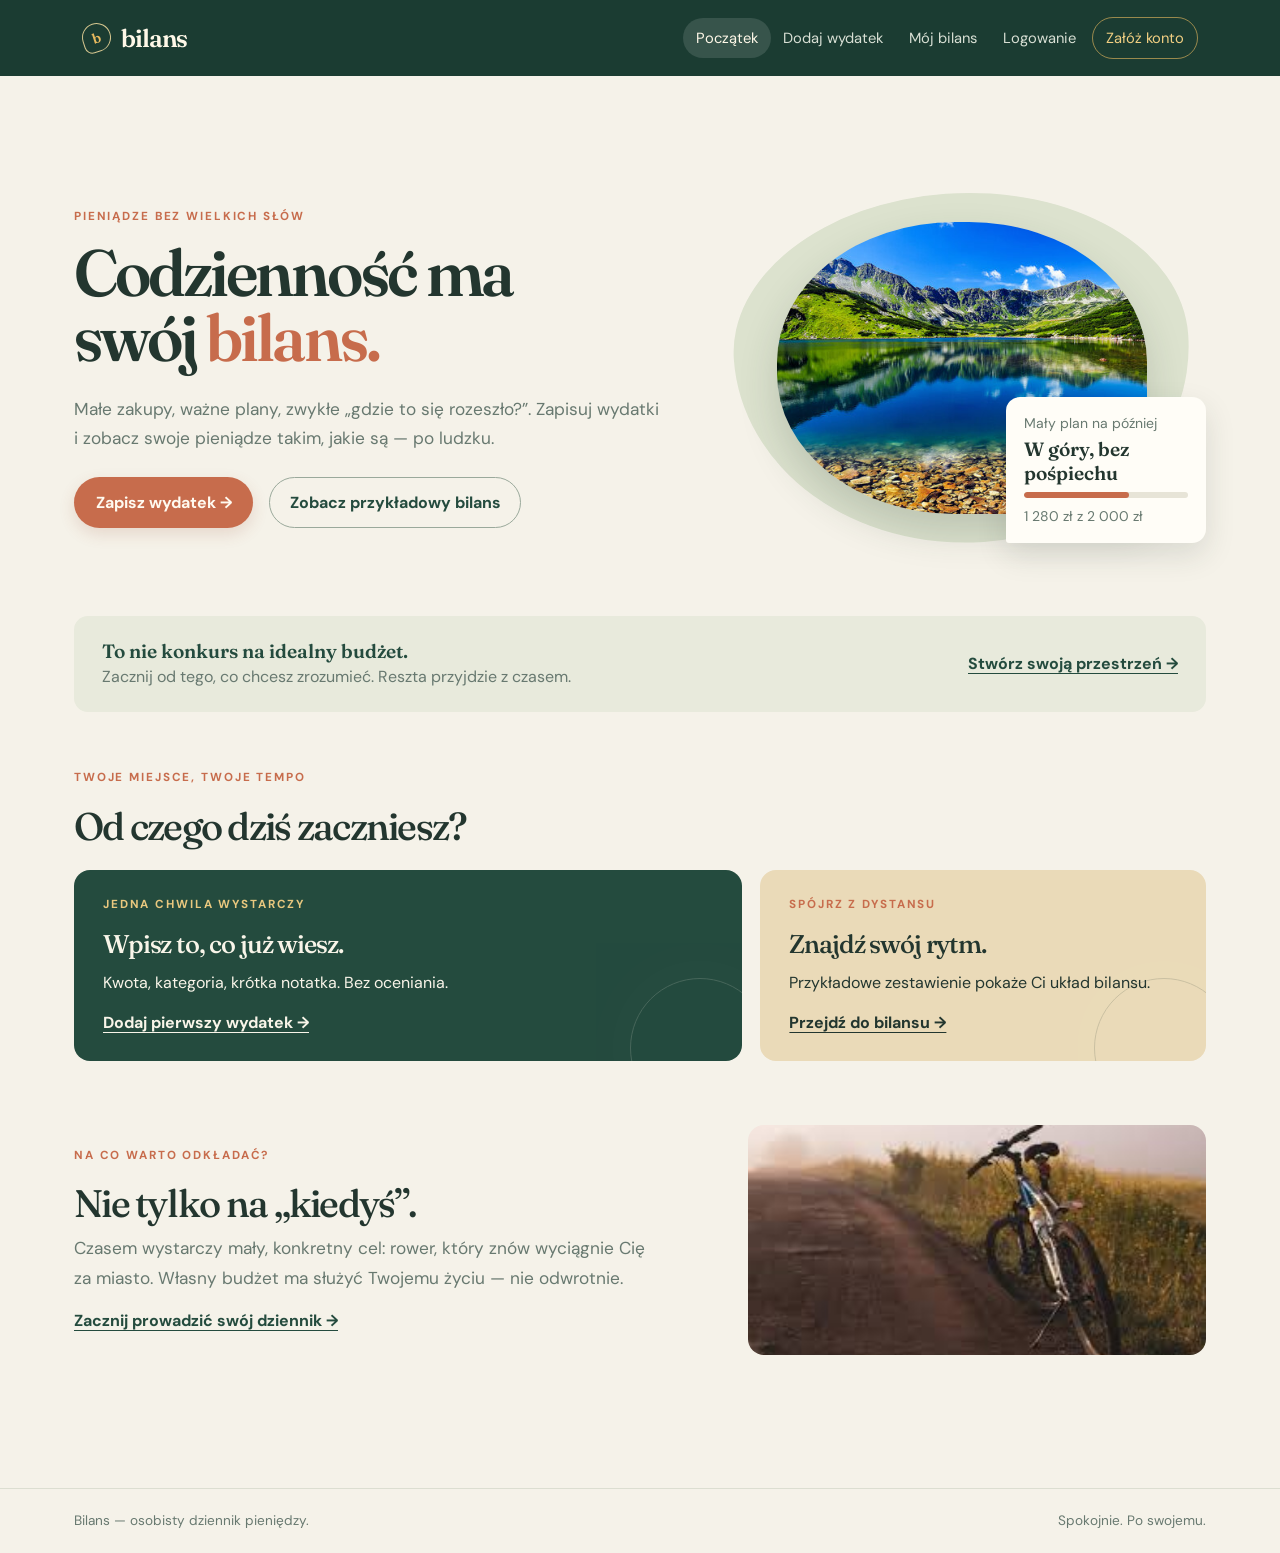
<file: index.html>
<!doctype html>
<html lang="pl">
<head>
  <meta charset="utf-8"><meta name="viewport" content="width=device-width, initial-scale=1">
  <meta name="description" content="Bilans — osobisty dziennik codziennych wydatków.">
  <title>Bilans — Twoje pieniądze, po swojemu</title>
  <link rel="icon" type="image/svg+xml" href="favicon.svg">
  <link rel="stylesheet" href="style.css">
</head>
<body>
<nav class="navbar navbar-expand-md site-nav" aria-label="Nawigacja główna">
  <div class="container"><a class="navbar-brand" href="index.html"><span class="brand-mark">b</span> bilans</a>
    <button class="navbar-toggler" type="button" data-bs-toggle="collapse" data-bs-target="#mainNav" aria-controls="mainNav" aria-expanded="false" aria-label="Otwórz menu"><span class="navbar-toggler-icon"></span></button>
    <div class="collapse navbar-collapse" id="mainNav"><ul class="navbar-nav ms-auto align-items-md-center">
      <li class="nav-item"><a class="nav-link" href="index.html">Początek</a></li><li class="nav-item"><a class="nav-link" href="add-expense.html">Dodaj wydatek</a></li><li class="nav-item"><a class="nav-link" href="balance.html">Mój bilans</a></li><li class="nav-item"><a class="nav-link" href="login.html">Logowanie</a></li><li class="nav-item"><a class="nav-link nav-cta" href="register.html">Załóż konto</a></li>
    </ul></div>
  </div>
</nav>
<main class="page-shell">
  <section class="hero">
    <div class="hero-copy"><p class="eyebrow">Pieniądze bez wielkich słów</p><h1>Codzienność ma<br>swój <em>bilans.</em></h1><p class="lede mt-4">Małe zakupy, ważne plany, zwykłe „gdzie to się rozeszło?”. Zapisuj wydatki i zobacz swoje pieniądze takim, jakie są — po ludzku.</p>
      <div class="d-flex flex-wrap gap-3 mt-4"><a class="btn btn-bilans" href="add-expense.html">Zapisz wydatek <span aria-hidden="true">→</span></a><a class="btn btn-outline-bilans" href="balance.html">Zobacz przykładowy bilans</a></div>
    </div>
    <div class="hero-art" aria-label="Plan oszczędności na wyprawę w góry"><div class="hero-blob"></div><img src="assets/images/cel-gory.jpg" alt="Górskie jezioro otoczone zielonymi szczytami"><div class="goal-note"><small>Mały plan na później</small><strong>W góry, bez pośpiechu</strong><div class="progress-track" aria-label="64 procent celu"><span></span></div><small class="mt-2">1 280 zł z 2 000 zł</small></div></div>
  </section>
  <section class="welcome-strip"><div><strong>To nie konkurs na idealny budżet.</strong><p>Zacznij od tego, co chcesz zrozumieć. Reszta przyjdzie z czasem.</p></div><a class="text-link" href="register.html">Stwórz swoją przestrzeń →</a></section>
  <section aria-labelledby="start-heading"><div class="section-head"><div><p class="eyebrow">Twoje miejsce, twoje tempo</p><h2 id="start-heading" class="mb-0">Od czego dziś zaczniesz?</h2></div></div>
    <div class="quick-grid">
      <article class="quick-card"><p class="eyebrow">Jedna chwila wystarczy</p><h3>Wpisz to, co już wiesz.</h3><p class="mb-3">Kwota, kategoria, krótka notatka. Bez oceniania.</p><a href="add-expense.html">Dodaj pierwszy wydatek →</a></article>
      <article class="quick-card"><p class="eyebrow">Spójrz z dystansu</p><h3>Znajdź swój rytm.</h3><p class="mb-3">Przykładowe zestawienie pokaże Ci układ bilansu.</p><a href="balance.html">Przejdź do bilansu →</a></article>
    </div>
  </section>
  <section class="mt-5 pt-3"><div class="row g-4 align-items-center"><div class="col-md-7"><p class="eyebrow">Na co warto odkładać?</p><h2>Nie tylko na „kiedyś”.</h2><p class="lede">Czasem wystarczy mały, konkretny cel: rower, który znów wyciągnie Cię za miasto. Własny budżet ma służyć Twojemu życiu — nie odwrotnie.</p><a class="text-link" href="register.html">Zacznij prowadzić swój dziennik →</a></div><div class="col-md-5"><img class="img-fluid rounded-4" src="assets/images/cel-rower.jpg" alt="Rower oparty przy polnej drodze o poranku" style="height:230px;width:100%;object-fit:cover"></div></div></section>
</main>
<footer class="site-footer"><div class="footer-inner"><span>Bilans — osobisty dziennik pieniędzy.</span><span>Spokojnie. Po swojemu.</span></div></footer>
<script src="https://cdn.jsdelivr.net/npm/bootstrap@5.3.3/dist/js/bootstrap.bundle.min.js"></script><script src="script.js"></script>
</body></html>
</file>
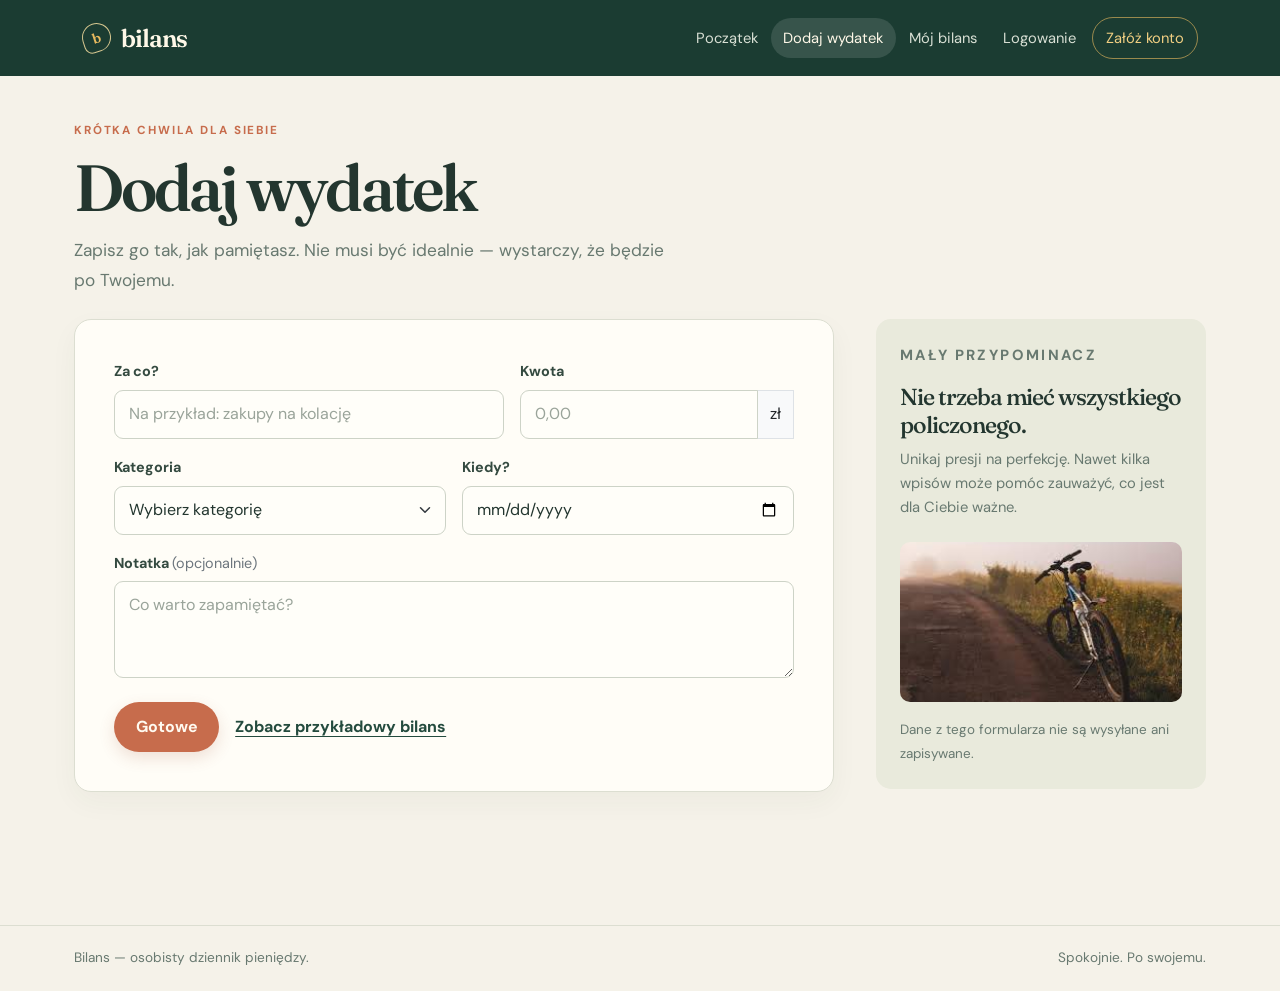
<file: add-expense.html>
<!doctype html>
<html lang="pl"><head><meta charset="utf-8"><meta name="viewport" content="width=device-width, initial-scale=1"><title>Dodaj wydatek — Bilans</title><link rel="icon" type="image/svg+xml" href="favicon.svg"><link rel="stylesheet" href="style.css"></head>
<body>
<nav class="navbar navbar-expand-md site-nav" aria-label="Nawigacja główna"><div class="container"><a class="navbar-brand" href="index.html"><span class="brand-mark">b</span> bilans</a><button class="navbar-toggler" type="button" data-bs-toggle="collapse" data-bs-target="#mainNav" aria-controls="mainNav" aria-expanded="false" aria-label="Otwórz menu"><span class="navbar-toggler-icon"></span></button><div class="collapse navbar-collapse" id="mainNav"><ul class="navbar-nav ms-auto align-items-md-center"><li class="nav-item"><a class="nav-link" href="index.html">Początek</a></li><li class="nav-item"><a class="nav-link" href="add-expense.html">Dodaj wydatek</a></li><li class="nav-item"><a class="nav-link" href="balance.html">Mój bilans</a></li><li class="nav-item"><a class="nav-link" href="login.html">Logowanie</a></li><li class="nav-item"><a class="nav-link nav-cta" href="register.html">Załóż konto</a></li></ul></div></div></nav>
<main class="page-shell"><header class="mb-4"><p class="eyebrow">Krótka chwila dla siebie</p><h1>Dodaj wydatek</h1><p class="lede mt-3">Zapisz go tak, jak pamiętasz. Nie musi być idealnie — wystarczy, że będzie po Twojemu.</p></header>
<div class="form-layout"><section class="form-card"><form data-feedback-form="expenseFeedback" data-message="Wpis jest poprawny. To wersja demonstracyjna — wydatek nie został zapisany." novalidate>
<div class="row g-3"><div class="col-sm-7"><label class="form-label" for="expenseName">Za co?</label><input class="form-control" id="expenseName" name="expenseName" placeholder="Na przykład: zakupy na kolację" minlength="2" required><div class="invalid-feedback">Dodaj krótką nazwę wydatku.</div></div>
<div class="col-sm-5"><label class="form-label" for="amount">Kwota</label><div class="input-group"><input class="form-control" type="number" id="amount" name="amount" min="0.01" step="0.01" placeholder="0,00" required><span class="input-group-text">zł</span><div class="invalid-feedback">Wpisz kwotę większą od zera.</div></div></div>
<div class="col-sm-6"><label class="form-label" for="category">Kategoria</label><select class="form-select" id="category" name="category" required><option value="" selected disabled>Wybierz kategorię</option><option>Jedzenie</option><option>Dom</option><option>Transport</option><option>Zdrowie</option><option>Przyjemności</option><option>Inne</option></select><div class="invalid-feedback">Wybierz kategorię.</div></div>
<div class="col-sm-6"><label class="form-label" for="date">Kiedy?</label><input class="form-control" type="date" id="date" name="date" required><div class="invalid-feedback">Wybierz datę wydatku.</div></div>
<div class="col-12"><label class="form-label" for="note">Notatka <span class="fw-normal text-secondary">(opcjonalnie)</span></label><textarea class="form-control" id="note" name="note" rows="3" placeholder="Co warto zapamiętać?"></textarea></div></div>
<div class="d-flex flex-wrap align-items-center gap-3 mt-4"><button type="submit" class="btn btn-bilans">Gotowe</button><a href="balance.html" class="text-link">Zobacz przykładowy bilans</a></div><div id="expenseFeedback" class="feedback" aria-live="polite"></div>
</form></section><aside class="side-note"><p class="eyebrow">Mały przypominacz</p><h3>Nie trzeba mieć wszystkiego policzonego.</h3><p>Unikaj presji na perfekcję. Nawet kilka wpisów może pomóc zauważyć, co jest dla Ciebie ważne.</p><img src="assets/images/cel-rower.jpg" alt="Rower przy drodze — inspiracja do własnego celu"><small class="form-note">Dane z tego formularza nie są wysyłane ani zapisywane.</small></aside></div></main>
<footer class="site-footer"><div class="footer-inner"><span>Bilans — osobisty dziennik pieniędzy.</span><span>Spokojnie. Po swojemu.</span></div></footer><script src="https://cdn.jsdelivr.net/npm/bootstrap@5.3.3/dist/js/bootstrap.bundle.min.js"></script><script src="script.js"></script></body></html>
</file>
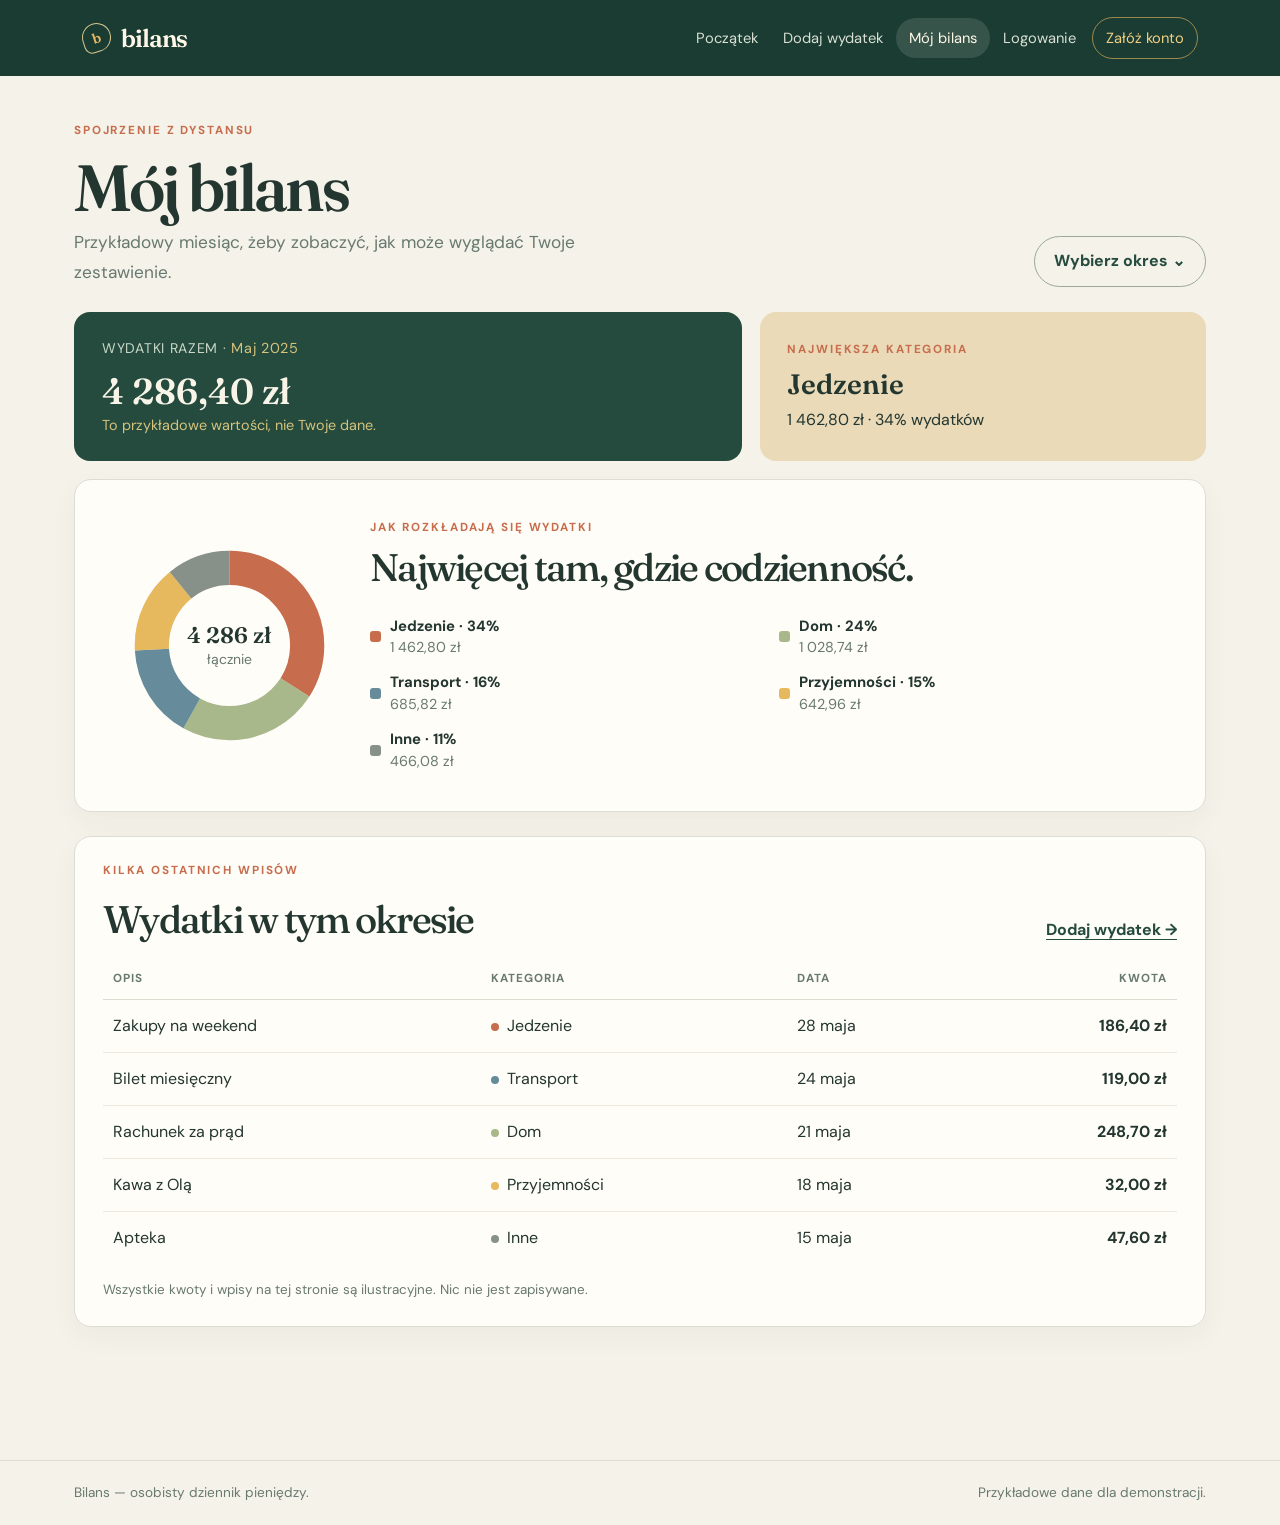
<file: balance.html>
<!doctype html>
<html lang="pl"><head><meta charset="utf-8"><meta name="viewport" content="width=device-width, initial-scale=1"><title>Mój bilans — Bilans</title><link rel="icon" type="image/svg+xml" href="favicon.svg"><link rel="stylesheet" href="style.css"></head>
<body>
<nav class="navbar navbar-expand-md site-nav" aria-label="Nawigacja główna"><div class="container"><a class="navbar-brand" href="index.html"><span class="brand-mark">b</span> bilans</a><button class="navbar-toggler" type="button" data-bs-toggle="collapse" data-bs-target="#mainNav" aria-controls="mainNav" aria-expanded="false" aria-label="Otwórz menu"><span class="navbar-toggler-icon"></span></button><div class="collapse navbar-collapse" id="mainNav"><ul class="navbar-nav ms-auto align-items-md-center"><li class="nav-item"><a class="nav-link" href="index.html">Początek</a></li><li class="nav-item"><a class="nav-link" href="add-expense.html">Dodaj wydatek</a></li><li class="nav-item"><a class="nav-link" href="balance.html">Mój bilans</a></li><li class="nav-item"><a class="nav-link" href="login.html">Logowanie</a></li><li class="nav-item"><a class="nav-link nav-cta" href="register.html">Załóż konto</a></li></ul></div></div></nav>
<main class="page-shell"><div class="balance-head"><div><p class="eyebrow">Spojrzenie z dystansu</p><h1 class="mb-2">Mój bilans</h1><p class="lede mb-0">Przykładowy miesiąc, żeby zobaczyć, jak może wyglądać Twoje zestawienie.</p></div><button class="btn btn-outline-bilans" type="button" data-bs-toggle="modal" data-bs-target="#periodModal">Wybierz okres <span aria-hidden="true">⌄</span></button></div>
<section class="balance-summary" aria-label="Podsumowanie okresu"><article class="summary-total"><small>WYDATKI RAZEM · <span id="periodLabel">Maj 2025</span></small><strong>4 286,40 zł</strong><span>To przykładowe wartości, nie Twoje dane.</span></article><article class="summary-budget"><small class="eyebrow">Największa kategoria</small><strong>Jedzenie</strong><span>1 462,80 zł · 34% wydatków</span></article></section>
<section class="panel chart-panel mb-4" aria-labelledby="chartHeading"><div class="chart-wrap"><svg viewBox="0 0 42 42" role="img" aria-labelledby="chartHeading chartDesc"><title id="chartHeading">Udział kategorii w wydatkach</title><desc id="chartDesc">Wykres kołowy przykładowych wydatków za maj 2025: jedzenie 34 procent, dom 24, transport 16, przyjemności 15, inne 11.</desc><circle cx="21" cy="21" r="15.915" fill="transparent" stroke="#ebe9de" stroke-width="7"></circle><circle cx="21" cy="21" r="15.915" fill="transparent" stroke="#c76c4c" stroke-width="7" stroke-dasharray="34 66" stroke-dashoffset="0"></circle><circle cx="21" cy="21" r="15.915" fill="transparent" stroke="#a8b88b" stroke-width="7" stroke-dasharray="24 76" stroke-dashoffset="-34"></circle><circle cx="21" cy="21" r="15.915" fill="transparent" stroke="#668b9b" stroke-width="7" stroke-dasharray="16 84" stroke-dashoffset="-58"></circle><circle cx="21" cy="21" r="15.915" fill="transparent" stroke="#e7b95e" stroke-width="7" stroke-dasharray="15 85" stroke-dashoffset="-74"></circle><circle cx="21" cy="21" r="15.915" fill="transparent" stroke="#87918a" stroke-width="7" stroke-dasharray="11 89" stroke-dashoffset="-89"></circle></svg><div class="chart-center"><strong>4 286 zł</strong><small>łącznie</small></div></div><div><p class="eyebrow mb-2">Jak rozkładają się wydatki</p><h2 class="mb-4">Najwięcej tam, gdzie codzienność.</h2><div class="legend">
<div class="legend-item"><span class="swatch" style="background:#c76c4c"></span><div><strong>Jedzenie · 34%</strong>1 462,80 zł</div></div><div class="legend-item"><span class="swatch" style="background:#a8b88b"></span><div><strong>Dom · 24%</strong>1 028,74 zł</div></div><div class="legend-item"><span class="swatch" style="background:#668b9b"></span><div><strong>Transport · 16%</strong>685,82 zł</div></div><div class="legend-item"><span class="swatch" style="background:#e7b95e"></span><div><strong>Przyjemności · 15%</strong>642,96 zł</div></div><div class="legend-item"><span class="swatch" style="background:#87918a"></span><div><strong>Inne · 11%</strong>466,08 zł</div></div></div></div></section>
<section class="panel table-panel" aria-labelledby="historyHeading"><div class="section-head mb-3"><div><p class="eyebrow">Kilka ostatnich wpisów</p><h2 id="historyHeading" class="mb-0">Wydatki w tym okresie</h2></div><a href="add-expense.html" class="text-link">Dodaj wydatek →</a></div><div class="table-responsive"><table class="table align-middle"><thead><tr><th scope="col">Opis</th><th scope="col">Kategoria</th><th scope="col">Data</th><th scope="col" class="text-end">Kwota</th></tr></thead><tbody><tr><td>Zakupy na weekend</td><td><span class="category-dot" style="background:#c76c4c"></span>Jedzenie</td><td>28 maja</td><td class="text-end fw-bold">186,40 zł</td></tr><tr><td>Bilet miesięczny</td><td><span class="category-dot" style="background:#668b9b"></span>Transport</td><td>24 maja</td><td class="text-end fw-bold">119,00 zł</td></tr><tr><td>Rachunek za prąd</td><td><span class="category-dot" style="background:#a8b88b"></span>Dom</td><td>21 maja</td><td class="text-end fw-bold">248,70 zł</td></tr><tr><td>Kawa z Olą</td><td><span class="category-dot" style="background:#e7b95e"></span>Przyjemności</td><td>18 maja</td><td class="text-end fw-bold">32,00 zł</td></tr><tr><td>Apteka</td><td><span class="category-dot" style="background:#87918a"></span>Inne</td><td>15 maja</td><td class="text-end fw-bold">47,60 zł</td></tr></tbody></table></div><p class="form-note mt-3 mb-0">Wszystkie kwoty i wpisy na tej stronie są ilustracyjne. Nic nie jest zapisywane.</p></section></main>
<div class="modal fade period-modal" id="periodModal" tabindex="-1" aria-labelledby="periodTitle" aria-hidden="true"><div class="modal-dialog modal-dialog-centered"><div class="modal-content"><form id="periodForm"><div class="modal-header"><div><p class="eyebrow mb-1">Ustaw widok</p><h2 class="modal-title fs-3" id="periodTitle">Wybierz okres</h2></div><button type="button" class="btn-close" data-bs-dismiss="modal" aria-label="Zamknij"></button></div><div class="modal-body"><label class="form-label" for="periodMonth">Miesiąc</label><select class="form-select mb-3" id="periodMonth"><option selected>Maj</option><option>Kwiecień</option><option>Marzec</option><option>Luty</option><option>Styczeń</option></select><label class="form-label" for="periodYear">Rok</label><select class="form-select" id="periodYear"><option selected>2025</option><option>2024</option></select><p class="form-note mt-3 mb-0">Wybór zmieni jedynie etykietę przykładowego zestawienia.</p></div><div class="modal-footer"><button type="button" class="btn btn-outline-bilans" data-bs-dismiss="modal">Anuluj</button><button type="submit" class="btn btn-bilans">Pokaż okres</button></div></form></div></div></div>
<footer class="site-footer"><div class="footer-inner"><span>Bilans — osobisty dziennik pieniędzy.</span><span>Przykładowe dane dla demonstracji.</span></div></footer><script src="https://cdn.jsdelivr.net/npm/bootstrap@5.3.3/dist/js/bootstrap.bundle.min.js"></script><script src="script.js"></script></body></html>
</file>
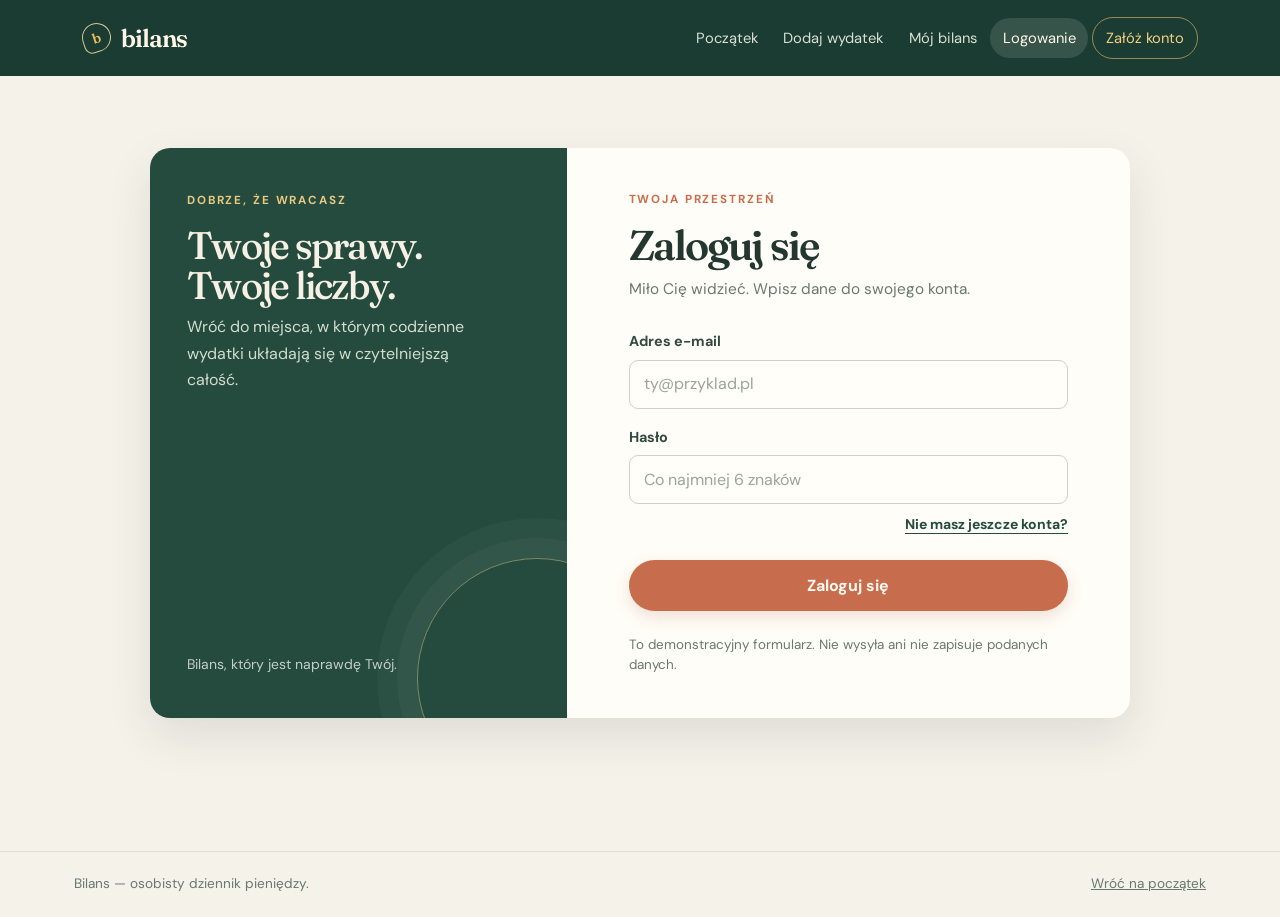
<file: login.html>
<!doctype html>
<html lang="pl"><head><meta charset="utf-8"><meta name="viewport" content="width=device-width, initial-scale=1"><title>Logowanie — Bilans</title><link rel="icon" type="image/svg+xml" href="favicon.svg"><link rel="stylesheet" href="style.css"></head>
<body>
<nav class="navbar navbar-expand-md site-nav" aria-label="Nawigacja główna"><div class="container"><a class="navbar-brand" href="index.html"><span class="brand-mark">b</span> bilans</a><button class="navbar-toggler" type="button" data-bs-toggle="collapse" data-bs-target="#mainNav" aria-controls="mainNav" aria-expanded="false" aria-label="Otwórz menu"><span class="navbar-toggler-icon"></span></button><div class="collapse navbar-collapse" id="mainNav"><ul class="navbar-nav ms-auto align-items-md-center"><li class="nav-item"><a class="nav-link" href="index.html">Początek</a></li><li class="nav-item"><a class="nav-link" href="add-expense.html">Dodaj wydatek</a></li><li class="nav-item"><a class="nav-link" href="balance.html">Mój bilans</a></li><li class="nav-item"><a class="nav-link" href="login.html">Logowanie</a></li><li class="nav-item"><a class="nav-link nav-cta" href="register.html">Załóż konto</a></li></ul></div></div></nav>
<main class="page-shell"><div class="auth-wrap"><aside class="auth-aside"><div><p class="eyebrow">Dobrze, że wracasz</p><h2>Twoje sprawy. Twoje liczby.</h2><p>Wróć do miejsca, w którym codzienne wydatki układają się w czytelniejszą całość.</p></div><span class="small text-light opacity-75">Bilans, który jest naprawdę Twój.</span></aside><section class="auth-form"><p class="eyebrow">Twoja przestrzeń</p><h1>Zaloguj się</h1><p class="lede">Miło Cię widzieć. Wpisz dane do swojego konta.</p>
<form data-feedback-form="loginFeedback" data-message="Dane wyglądają poprawnie. To wersja demonstracyjna — logowanie i zapis nie są aktywne." novalidate>
<div class="mb-3"><label class="form-label" for="email">Adres e-mail</label><input class="form-control" type="email" id="email" name="email" autocomplete="email" placeholder="ty@przyklad.pl" required><div class="invalid-feedback">Wpisz poprawny adres e-mail.</div></div>
<div class="mb-2"><label class="form-label" for="password">Hasło</label><input class="form-control" type="password" id="password" name="password" autocomplete="current-password" minlength="6" placeholder="Co najmniej 6 znaków" required><div class="invalid-feedback">Hasło powinno mieć co najmniej 6 znaków.</div></div>
<div class="text-end mb-4"><a class="text-link small" href="register.html">Nie masz jeszcze konta?</a></div>
<button class="btn btn-bilans w-100" type="submit">Zaloguj się</button><div id="loginFeedback" class="feedback" aria-live="polite"></div>
</form><p class="form-note mt-4 mb-0">To demonstracyjny formularz. Nie wysyła ani nie zapisuje podanych danych.</p></section></div></main>
<footer class="site-footer"><div class="footer-inner"><span>Bilans — osobisty dziennik pieniędzy.</span><a href="index.html">Wróć na początek</a></div></footer><script src="https://cdn.jsdelivr.net/npm/bootstrap@5.3.3/dist/js/bootstrap.bundle.min.js"></script><script src="script.js"></script></body></html>
</file>
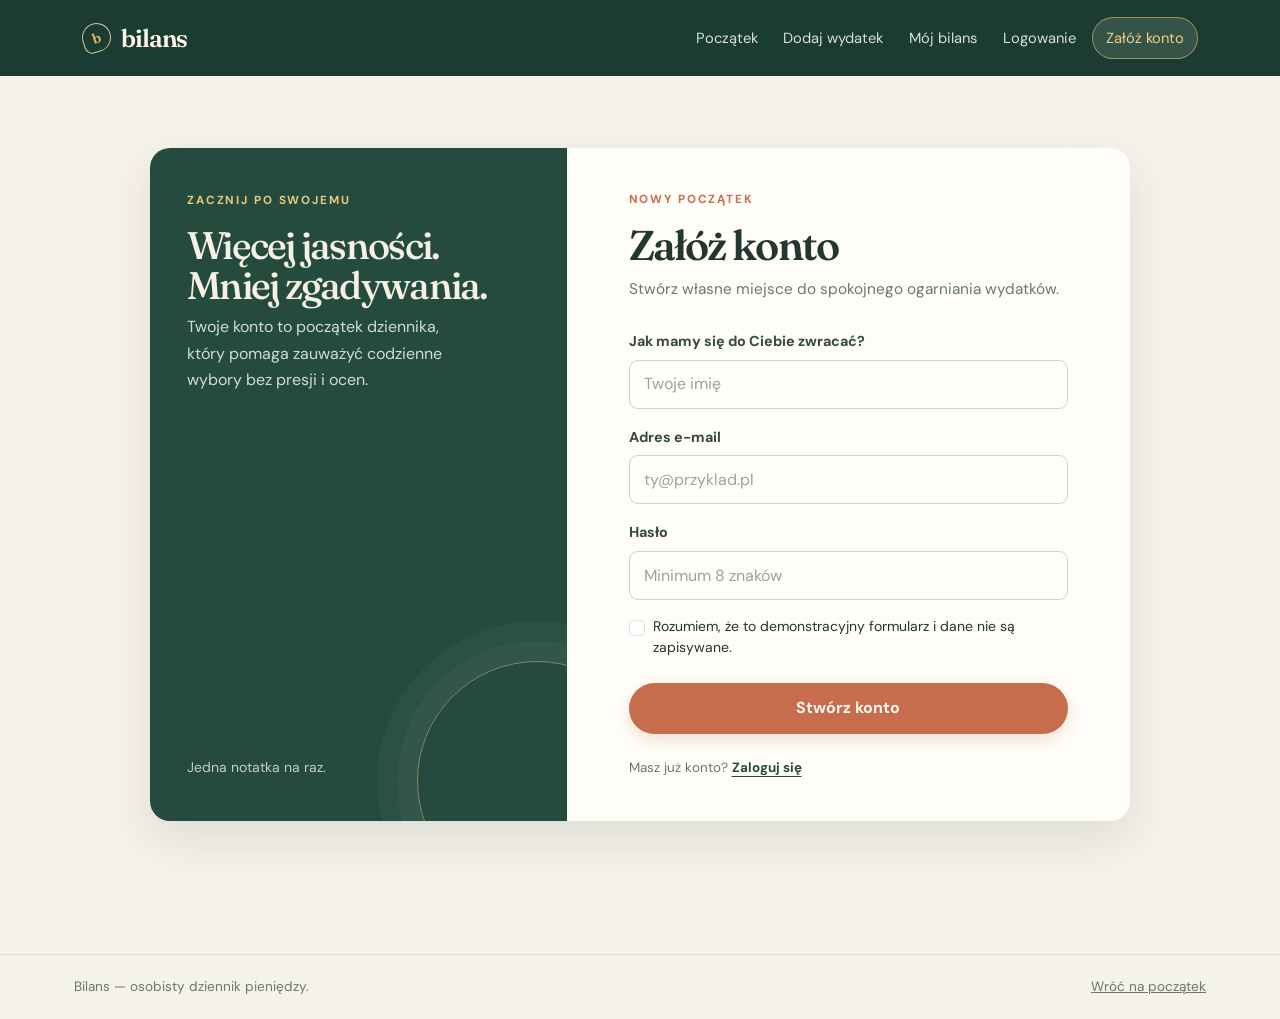
<file: register.html>
<!doctype html>
<html lang="pl"><head><meta charset="utf-8"><meta name="viewport" content="width=device-width, initial-scale=1"><title>Załóż konto — Bilans</title><link rel="icon" type="image/svg+xml" href="favicon.svg"><link rel="stylesheet" href="style.css"></head>
<body>
<nav class="navbar navbar-expand-md site-nav" aria-label="Nawigacja główna"><div class="container"><a class="navbar-brand" href="index.html"><span class="brand-mark">b</span> bilans</a><button class="navbar-toggler" type="button" data-bs-toggle="collapse" data-bs-target="#mainNav" aria-controls="mainNav" aria-expanded="false" aria-label="Otwórz menu"><span class="navbar-toggler-icon"></span></button><div class="collapse navbar-collapse" id="mainNav"><ul class="navbar-nav ms-auto align-items-md-center"><li class="nav-item"><a class="nav-link" href="index.html">Początek</a></li><li class="nav-item"><a class="nav-link" href="add-expense.html">Dodaj wydatek</a></li><li class="nav-item"><a class="nav-link" href="balance.html">Mój bilans</a></li><li class="nav-item"><a class="nav-link" href="login.html">Logowanie</a></li><li class="nav-item"><a class="nav-link nav-cta" href="register.html">Załóż konto</a></li></ul></div></div></nav>
<main class="page-shell"><div class="auth-wrap"><aside class="auth-aside"><div><p class="eyebrow">Zacznij po swojemu</p><h2>Więcej jasności. Mniej zgadywania.</h2><p>Twoje konto to początek dziennika, który pomaga zauważyć codzienne wybory bez presji i ocen.</p></div><span class="small text-light opacity-75">Jedna notatka na raz.</span></aside><section class="auth-form"><p class="eyebrow">Nowy początek</p><h1>Załóż konto</h1><p class="lede">Stwórz własne miejsce do spokojnego ogarniania wydatków.</p>
<form data-feedback-form="registerFeedback" data-message="Formularz jest poprawny. To wersja demonstracyjna — konto nie zostało utworzone, a dane nie są zapisywane." novalidate>
<div class="mb-3"><label class="form-label" for="name">Jak mamy się do Ciebie zwracać?</label><input class="form-control" type="text" id="name" name="name" autocomplete="name" placeholder="Twoje imię" minlength="2" required><div class="invalid-feedback">Wpisz imię (minimum 2 znaki).</div></div>
<div class="mb-3"><label class="form-label" for="email">Adres e-mail</label><input class="form-control" type="email" id="email" name="email" autocomplete="email" placeholder="ty@przyklad.pl" required><div class="invalid-feedback">Wpisz poprawny adres e-mail.</div></div>
<div class="mb-3"><label class="form-label" for="password">Hasło</label><input class="form-control" type="password" id="password" name="password" autocomplete="new-password" minlength="8" placeholder="Minimum 8 znaków" required><div class="invalid-feedback">Hasło powinno mieć co najmniej 8 znaków.</div></div>
<div class="form-check mb-4"><input class="form-check-input" type="checkbox" id="terms" required><label class="form-check-label small" for="terms">Rozumiem, że to demonstracyjny formularz i dane nie są zapisywane.</label><div class="invalid-feedback">Zaznacz zgodę, aby kontynuować.</div></div>
<button class="btn btn-bilans w-100" type="submit">Stwórz konto</button><div id="registerFeedback" class="feedback" aria-live="polite"></div></form><p class="form-note mt-4 mb-0">Masz już konto? <a class="text-link" href="login.html">Zaloguj się</a></p></section></div></main>
<footer class="site-footer"><div class="footer-inner"><span>Bilans — osobisty dziennik pieniędzy.</span><a href="index.html">Wróć na początek</a></div></footer><script src="https://cdn.jsdelivr.net/npm/bootstrap@5.3.3/dist/js/bootstrap.bundle.min.js"></script><script src="script.js"></script></body></html>
</file>
<file: style.css>
@import url('https://fonts.googleapis.com/css2?family=DM+Sans:wght@400;500;600;700&family=Fraunces:opsz,wght@9..144,500;9..144,600;9..144,700&display=swap');
@import url('https://cdn.jsdelivr.net/npm/bootstrap@5.3.3/dist/css/bootstrap.min.css');

:root {
  --ink: #23362f;
  --muted: #687970;
  --paper: #f5f2e9;
  --surface: #fffdf7;
  --line: #dcded1;
  --forest: #244b3e;
  --forest-deep: #1b3c32;
  --leaf: #a8b88b;
  --clay: #c76c4c;
  --sun: #e7b95e;
  --blue: #668b9b;
  --font-body: 'DM Sans', sans-serif;
  --font-display: 'Fraunces', Georgia, serif;
}
* { box-sizing: border-box; }
html { scroll-behavior: smooth; }
body { margin: 0; background: var(--paper); color: var(--ink); font-family: var(--font-body); min-height: 100vh; }
a { color: inherit; }
.site-nav { background: var(--forest-deep); color: #f8f5e9; min-height: 76px; }
.site-nav .navbar-brand { color: #fff8e8; font: 600 1.55rem var(--font-display); letter-spacing: -.045em; display: flex; align-items: center; gap: 10px; }
.brand-mark { width: 29px; height: 29px; border: 1px solid #d5c68f; border-radius: 50% 50% 50% 8px; display: inline-grid; place-items: center; transform: rotate(-18deg); color: #e7b95e; font: 600 14px var(--font-display); }
.site-nav .nav-link { color: #d9e0d5; padding: .55rem .8rem !important; font-size: .92rem; border-radius: 99px; transition: background .2s, color .2s; }
.site-nav .nav-link:hover, .site-nav .nav-link.active { color: #fff8e8; background: rgba(255,255,255,.12); }
.site-nav .navbar-toggler { border-color: rgba(255,255,255,.28); color: white; }
.site-nav .navbar-toggler-icon { filter: invert(1); }
.site-nav .navbar-toggler:focus { box-shadow: 0 0 0 .2rem rgba(231,185,94,.35); }
.nav-cta { border: 1px solid rgba(231,185,94,.62); color: #f1cf82 !important; margin-left: .25rem; }
.page-shell { max-width: 1180px; margin: 0 auto; padding: 46px 24px 78px; }
.eyebrow { color: var(--clay); font-size: .73rem; font-weight: 700; letter-spacing: .16em; text-transform: uppercase; }
h1,h2,h3,.display-font { font-family: var(--font-display); letter-spacing: -.045em; }
h1 { font-size: clamp(2.55rem, 5.1vw, 4.65rem); line-height: .99; font-weight: 600; }
h2 { font-size: clamp(1.8rem, 3vw, 2.55rem); }
.lede { color: var(--muted); font-size: 1.08rem; line-height: 1.7; max-width: 590px; }
.btn-bilans { border: 0; border-radius: 999px; background: var(--clay); color: #fffaf0; padding: .83rem 1.35rem; font-weight: 700; box-shadow: 0 6px 16px rgba(156,75,48,.16); transition: transform .18s, background .18s; }
.btn-bilans:hover { background: #ac5639; color: white; transform: translateY(-2px); }
.btn-outline-bilans { border: 1px solid #9aa99b; border-radius: 999px; color: var(--forest); padding: .78rem 1.22rem; font-weight: 700; background: transparent; }
.btn-outline-bilans:hover { color: white; background: var(--forest); border-color: var(--forest); }
.text-link { color: var(--forest); font-weight: 700; text-decoration-thickness: 1px; text-underline-offset: 4px; }
.hero { padding: 51px 0 38px; display: grid; grid-template-columns: 1.1fr .9fr; gap: 48px; align-items: center; }
.hero-copy { padding: 12px 0; }
.hero h1 em { color: var(--clay); font-style: normal; }
.hero-art { position: relative; min-height: 390px; display: flex; align-items: center; justify-content: center; }
.hero-blob { width: min(100%, 455px); height: 350px; border-radius: 49% 51% 48% 52% / 43% 45% 55% 57%; background: #dce2ce; position: absolute; transform: rotate(-4deg); }
.hero-art img { position: relative; width: 76%; height: 292px; object-fit: cover; border-radius: 48% 48% 12px 48%; box-shadow: 0 18px 38px rgba(42,61,48,.18); }
.goal-note { position: absolute; right: 0; bottom: 20px; width: 200px; padding: 16px 18px; background: var(--surface); border-radius: 14px 14px 14px 3px; box-shadow: 0 12px 30px rgba(36,55,43,.13); }
.goal-note small { color: var(--muted); display: block; }
.goal-note strong { font: 600 1.2rem var(--font-display); display: block; margin: 3px 0 7px; }
.progress-track { height: 6px; background: #e7e4d7; border-radius: 6px; overflow: hidden; }
.progress-track span { display: block; width: 64%; height: 100%; background: var(--clay); border-radius: inherit; }
.welcome-strip { display: flex; align-items: center; justify-content: space-between; gap: 20px; background: #e8eadc; padding: 23px 28px; border-radius: 14px; margin: 15px 0 57px; }
.welcome-strip p { margin: 0; color: var(--muted); }
.welcome-strip strong { color: var(--forest); font: 600 1.2rem var(--font-display); }
.section-head { display: flex; justify-content: space-between; align-items: end; gap: 20px; margin-bottom: 21px; }
.quick-grid { display: grid; grid-template-columns: 1.2fr .8fr; gap: 18px; }
.quick-card { min-height: 178px; padding: 26px 29px; border-radius: 16px; background: var(--forest); color: #f9f5e9; position: relative; overflow: hidden; }
.quick-card:nth-child(2) { background: #eadab8; color: var(--ink); }
.quick-card:after { content: ''; width: 140px; height: 140px; border-radius: 50%; border: 1px solid currentColor; opacity: .16; position: absolute; right: -28px; bottom: -57px; box-shadow: 0 0 0 17px rgba(255,255,255,.025), 0 0 0 34px rgba(255,255,255,.025); }
.quick-card .eyebrow { color: #e9c87f; }
.quick-card:nth-child(2) .eyebrow { color: var(--clay); }
.quick-card h3 { font-size: 1.6rem; margin: 8px 0 11px; }
.quick-card a { color: inherit; font-weight: 700; text-underline-offset: 4px; }
.form-layout { display: grid; grid-template-columns: minmax(0, 1fr) 330px; gap: 42px; align-items: start; }
.form-card, .panel { background: var(--surface); border: 1px solid var(--line); border-radius: 17px; padding: clamp(22px, 4vw, 39px); box-shadow: 0 10px 28px rgba(47,59,42,.045); }
.form-label { font-weight: 700; font-size: .9rem; margin-bottom: .45rem; color: #344a40; }
.form-control, .form-select { border: 1px solid #cdd3c7; background-color: #fffef9; color: var(--ink); min-height: 49px; border-radius: 9px; padding: .7rem .9rem; }
.form-control:focus, .form-select:focus { border-color: var(--forest); box-shadow: 0 0 0 .22rem rgba(36,75,62,.15); background: white; }
.form-control::placeholder { color: #9aa49a; }
.form-check-input:checked { background-color: var(--forest); border-color: var(--forest); }
.form-note { font-size: .84rem; color: var(--muted); }
.side-note { background: #e9eadc; border-radius: 15px; padding: 24px; }
.side-note h3 { font-size: 1.45rem; }
.side-note p { color: var(--muted); line-height: 1.65; font-size: .92rem; }
.side-note img { width: 100%; height: 160px; object-fit: cover; border-radius: 10px; margin: 6px 0 15px; }
.auth-wrap { max-width: 980px; margin: 26px auto 0; display: grid; grid-template-columns: .85fr 1.15fr; border-radius: 20px; overflow: hidden; box-shadow: 0 18px 45px rgba(33,55,45,.11); background: var(--surface); }
.auth-aside { background: var(--forest); color: #f6f1e4; padding: 43px 37px; display: flex; flex-direction: column; justify-content: space-between; min-height: 470px; position: relative; overflow: hidden; }
.auth-aside:after { content: ''; width: 240px; height: 240px; position: absolute; right: -90px; bottom: -80px; border: 1px solid rgba(239,211,144,.45); border-radius: 50%; box-shadow: 0 0 0 20px rgba(255,255,255,.03), 0 0 0 40px rgba(255,255,255,.03); }
.auth-aside .eyebrow { color: #e9c87f; }
.auth-aside h2 { font-size: 2.4rem; line-height: 1.04; max-width: 300px; }
.auth-aside p { color: #d2ddd0; line-height: 1.65; max-width: 280px; }
.auth-form { padding: 43px clamp(25px,5vw,62px); }
.auth-form h1 { font-size: 2.6rem; }
.auth-form .lede { font-size: .96rem; margin: 10px 0 27px; }
.feedback { display: none; border-radius: 9px; padding: 12px 14px; margin-top: 17px; background: #e9eadc; color: var(--forest); font-size: .9rem; }
.feedback.show { display: block; animation: fade-in .28s ease both; }
.balance-head { display: flex; align-items: end; justify-content: space-between; gap: 20px; margin-bottom: 25px; }
.balance-summary { display: grid; grid-template-columns: 1.2fr .8fr; gap: 18px; margin-bottom: 18px; }
.summary-total { background: var(--forest); border-radius: 16px; color: #f8f4e8; padding: 24px 28px; }
.summary-total small { color: #cad8c8; letter-spacing: .05em; }
.summary-total strong { display: block; font: 600 2.25rem var(--font-display); margin-top: 9px; }
.summary-total span { color: #d6c37c; font-size: .9rem; }
.summary-budget { background: #eadab8; border-radius: 16px; padding: 24px 27px; }
.summary-budget strong { display: block; font: 600 1.75rem var(--font-display); margin: 7px 0; }
.chart-panel { display: grid; grid-template-columns: 230px 1fr; align-items: center; gap: 26px; }
.chart-wrap { width: 205px; height: 205px; margin: auto; position: relative; }
.chart-wrap svg { width: 100%; height: 100%; transform: rotate(-90deg); }
.chart-center { position: absolute; inset: 0; display: grid; place-content: center; text-align: center; pointer-events: none; }
.chart-center strong { font: 600 1.4rem var(--font-display); }
.chart-center small { color: var(--muted); }
.legend { display: grid; grid-template-columns: 1fr 1fr; gap: 13px 22px; }
.legend-item { display: flex; align-items: center; gap: 9px; color: var(--muted); font-size: .9rem; }
.swatch { width: 11px; height: 11px; border-radius: 3px; flex: 0 0 11px; }
.legend-item strong { display: block; color: var(--ink); font-size: .93rem; }
.table-panel { padding: 25px 28px; }
.table { --bs-table-bg: transparent; --bs-table-color: var(--ink); margin: 0; }
.table thead th { font-size: .73rem; text-transform: uppercase; letter-spacing: .09em; color: var(--muted); border-bottom-color: var(--line); padding: 12px 10px; }
.table td { padding: 14px 10px; border-bottom-color: #ebe9de; vertical-align: middle; }
.table tbody tr:last-child td { border-bottom: 0; }
.category-dot { display: inline-block; width: 8px; height: 8px; border-radius: 50%; margin-right: 8px; }
.period-modal .modal-content { border: 0; border-radius: 17px; background: var(--surface); }
.period-modal .modal-header { border-bottom-color: var(--line); padding: 23px 26px 16px; }
.period-modal .modal-body { padding: 24px 26px; }
.period-modal .modal-footer { border-top-color: var(--line); }
.site-footer { border-top: 1px solid var(--line); padding: 22px 0; color: var(--muted); font-size: .85rem; margin-top: 55px; }
.site-footer .footer-inner { max-width: 1180px; padding: 0 24px; margin: auto; display: flex; justify-content: space-between; gap: 12px; }
:focus-visible { outline: 3px solid #d89c53; outline-offset: 3px; }
@keyframes fade-in { from { opacity: 0; transform: translateY(5px); } to { opacity: 1; transform: translateY(0); } }
@media (max-width: 767.98px) {
  .site-nav .navbar-collapse { padding: 12px 0 17px; }
  .site-nav .nav-link { margin: 2px 0; }
  .nav-cta { margin: 5px 0 0 !important; display: inline-block; width: fit-content; }
  .page-shell { padding: 34px 19px 58px; }
  .hero { display: flex; flex-direction: column; gap: 10px; align-items: stretch; padding: 34px 0 22px; }
  .hero-art { min-height: 300px; }
  .hero-blob { height: 275px; }
  .hero-art img { height: 230px; }
  .goal-note { right: 0; bottom: 3px; }
  .welcome-strip { align-items: flex-start; flex-direction: column; margin-bottom: 42px; padding: 21px; }
  .quick-grid, .form-layout, .auth-wrap, .balance-summary { grid-template-columns: 1fr; }
  .form-layout { gap: 20px; }
  .auth-wrap { margin: 0; }
  .auth-aside { min-height: 260px; padding: 28px; }
  .auth-aside h2 { font-size: 2rem; margin: 17px 0 8px; }
  .auth-aside p { margin-bottom: 0; }
  .auth-form { padding: 30px 24px; }
  .balance-head { align-items: flex-start; flex-direction: column; }
  .chart-panel { grid-template-columns: 1fr; }
  .legend { grid-template-columns: 1fr 1fr; }
  .table-panel { padding: 18px 15px; }
  .table td, .table th { white-space: nowrap; }
  .table-responsive { overflow-x: auto; }
  .site-footer .footer-inner { flex-direction: column; padding: 0 19px; }
}
</file>
